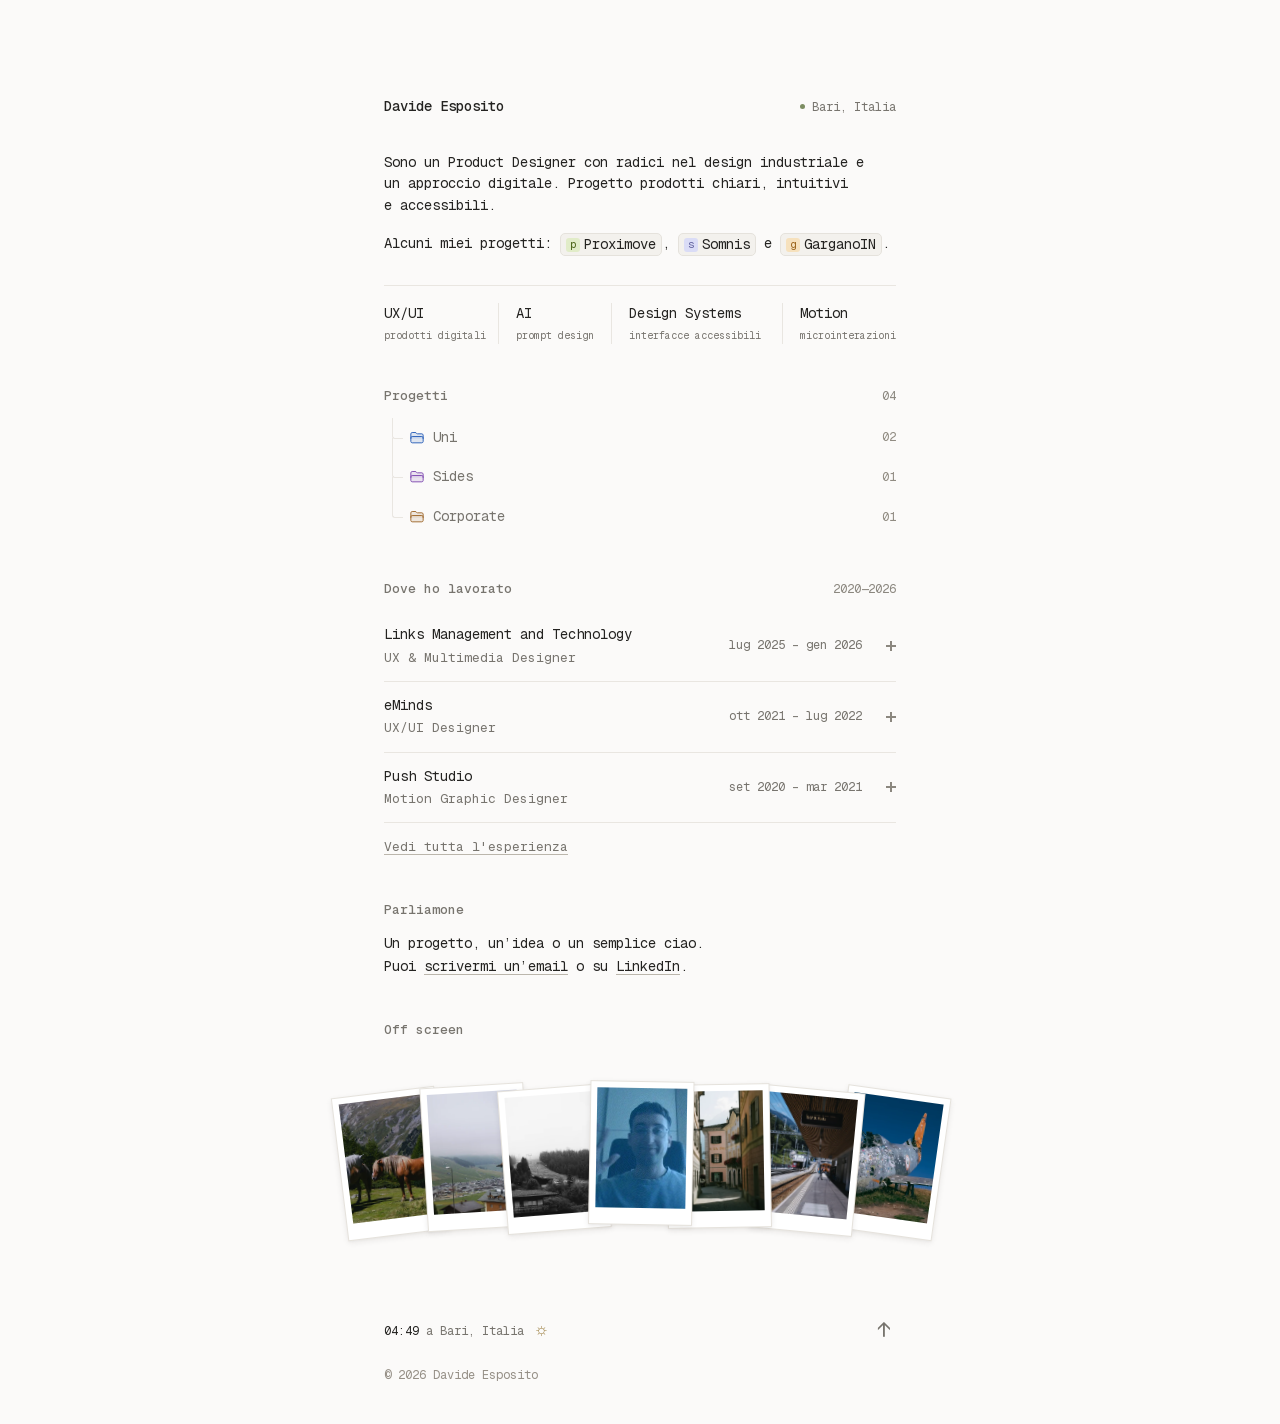
<file: index.html>
<!doctype html>
<html lang="it">
<head>
  <meta charset="utf-8">
  <meta name="viewport" content="width=device-width, initial-scale=1">
  <meta name="description" content="Portfolio di Davide Esposito, Product Designer a Bari. Progetti UX/UI, design systems e motion design: scopri Proximove, Somnis e le mie esperienze.">
  <meta name="theme-color" content="#fbfaf9">
  <title>Davide Esposito — Product Designer</title>
  <link rel="icon" href="assets/favicon.svg" type="image/svg+xml">
  <link rel="preload" href="assets/GeistMono-Latin.woff2" as="font" type="font/woff2" crossorigin>
  <link rel="preload" href="assets/thumbnails/proximove.webp" as="image" type="image/webp">
  <link rel="preload" href="assets/thumbnails/somnis.webp" as="image" type="image/webp">
  <link rel="preload" href="assets/thumbnails/garganoin.webp" as="image" type="image/webp">
  <link rel="preload" href="assets/thumbnails/lunabeigefm.webp" as="image" type="image/webp">
  <link rel="stylesheet" href="styles.css?v=project-return-1">
  <script src="script.js?v=plus-edge-1" defer></script>
  <link rel="canonical" href="https://espdav.github.io/">
  <meta name="author" content="Davide Esposito">
  <meta name="robots" content="index, follow, max-image-preview:large">
  <meta property="og:type" content="website">
  <meta property="og:site_name" content="Davide Esposito — Portfolio">
  <meta property="og:locale" content="it_IT">
  <meta property="og:title" content="Davide Esposito — Product Designer">
  <meta property="og:description" content="Portfolio di Davide Esposito, Product Designer a Bari. Progetti UX/UI, design systems e motion design: scopri Proximove, Somnis e le mie esperienze.">
  <meta property="og:url" content="https://espdav.github.io/">
  <meta property="og:image" content="https://espdav.github.io/assets/social/davide-esposito.jpg">
  <meta property="og:image:secure_url" content="https://espdav.github.io/assets/social/davide-esposito.jpg">
  <meta property="og:image:type" content="image/jpeg">
  <meta property="og:image:width" content="1200">
  <meta property="og:image:height" content="630">
  <meta property="og:image:alt" content="Davide Esposito, Product Designer. UX/UI, Design Systems e Motion. espdav.github.io">
  <meta name="twitter:card" content="summary_large_image">
  <meta name="twitter:title" content="Davide Esposito — Product Designer">
  <meta name="twitter:description" content="Portfolio di Davide Esposito, Product Designer a Bari. Progetti UX/UI, design systems e motion design: scopri Proximove, Somnis e le mie esperienze.">
  <meta name="twitter:image" content="https://espdav.github.io/assets/social/davide-esposito.jpg">
  <meta name="twitter:image:alt" content="Davide Esposito — Product Designer, UX/UI, Design Systems e Motion">
  <script type="application/ld+json">{"@context": "https://schema.org", "@graph": [{"@type": "Person", "@id": "https://espdav.github.io/#davide-esposito", "name": "Davide Esposito", "url": "https://espdav.github.io/", "jobTitle": "Product Designer", "sameAs": ["https://www.linkedin.com/in/espdav/"]}, {"@type": "WebSite", "@id": "https://espdav.github.io/#website", "url": "https://espdav.github.io/", "name": "Davide Esposito — Product Designer", "inLanguage": "it-IT", "description": "Portfolio di Davide Esposito, Product Designer a Bari. Progetti UX/UI, design systems e motion design: scopri Proximove, Somnis e le mie esperienze.", "author": {"@id": "https://espdav.github.io/#davide-esposito"}}]}</script>
</head>
<body>
  <a class="skip" href="#progetti">Vai ai progetti</a>
  <svg class="symbols" xmlns="http://www.w3.org/2000/svg" aria-hidden="true"><defs>
    <symbol id="arrow" viewBox="0 0 16 16"><path d="M4 12 12 4M4 4h8v8"/></symbol>
  </defs></svg>
  <main id="inizio" class="portfolio">
    <header class="intro">
      <div class="identity"><h1>Davide Esposito</h1><span class="location"><span class="dot"></span>Bari, Italia</span></div>
      <p>Sono un Product Designer con radici nel design industriale e un approccio digitale. Progetto prodotti chiari, intuitivi e accessibili.</p>
      <p>Alcuni miei progetti: <a class="chip" href="progetti/proximove" data-preview="assets/thumbnails/proximove.webp"><span class="chip-icon proximove">p</span>Proximove</a>, <a class="chip" href="progetti/somnis" data-preview="assets/thumbnails/somnis.webp"><span class="chip-icon somnis">s</span>Somnis</a> e <a class="chip" href="https://espdav.notion.site/garganoin?source=copy_link" target="_blank" rel="noopener noreferrer" data-preview="assets/thumbnails/garganoin.webp"><span class="chip-icon gargano">g</span>GarganoIN</a>.</p>
      <div class="disciplines" aria-label="Aree di lavoro">
        <div><span>UX/UI</span><small>prodotti digitali</small></div>
        <div><span>AI</span><small>prompt design</small></div>
        <div><span>Design Systems</span><small>interfacce accessibili</small></div>
        <div><span>Motion</span><small>microinterazioni</small></div>
      </div>
    </header>

    <section id="progetti" aria-labelledby="project-heading">
      <div class="section-heading"><h2 id="project-heading">Progetti</h2><span class="aside">04</span></div>
      <div class="tree">
        <details class="folder blue">
          <summary><span class="v2-tree__icon" aria-hidden="true"><svg class="v2-tree__icon-closed" viewBox="0 0 24 24" aria-hidden="true"> <path d="M9.13202 3.75H4.75C3.64543 3.75 2.75 4.64543 2.75 5.75V17.25C2.75 18.3546 3.64543 19.25 4.75 19.25H19.25C20.3546 19.25 21.25 18.3546 21.25 17.25V7.75C21.25 6.64543 20.3546 5.75 19.25 5.75H12.8124C12.2915 5.75 11.7911 5.54674 11.4177 5.18345L10.5267 4.31655C10.1534 3.95326 9.65297 3.75 9.13202 3.75Z" stroke="currentColor" stroke-width="1.5" stroke-linecap="round" stroke-linejoin="round"></path> <path d="M2.75 12.75V11.75C2.75 10.6454 3.64543 9.75 4.75 9.75H19.25C20.3546 9.75 21.25 10.6454 21.25 11.75V12.75" stroke="currentColor" stroke-width="1.5" stroke-linecap="round" stroke-linejoin="round"></path> </svg><svg class="v2-tree__icon-open" viewBox="0 0 24 24" aria-hidden="true"> <path d="M4.75 3.75H8.92963C9.59834 3.75 10.2228 4.0842 10.5937 4.6406L11.7031 6.3047C11.8886 6.5829 12.2008 6.75 12.5352 6.75H18.25C19.3546 6.75 20.25 7.64543 20.25 8.75V10.75H20.6635C21.3311 10.75 21.8113 11.3917 21.6229 12.0322L19.9223 17.8143C19.6719 18.6655 18.8907 19.25 18.0035 19.25H4.32301C3.45426 19.25 2.75 18.5457 2.75 17.677V5.75C2.75 4.64543 3.64543 3.75 4.75 3.75Z" stroke="currentColor" stroke-width="1.5" stroke-linecap="round" stroke-linejoin="round"></path> <path d="M20.2493 10.75H9.49573C8.60851 10.75 7.82734 11.3345 7.577 12.1857L5.83136 18.1208C5.63446 18.7903 5.02007 19.25 4.32227 19.25" stroke="currentColor" stroke-width="1.5" stroke-linecap="round" stroke-linejoin="round"></path> </svg></span><span>Uni</span><span class="count">02</span></summary>
          <div class="children">
            <a class="project-row" href="progetti/proximove" data-preview="assets/thumbnails/proximove.webp"><span class="project-content"><span class="project-title">Proximove</span><span class="project-description">Sport e connessioni, a due passi da te.</span></span><span class="meta">Tesi</span></a>
            <a class="project-row" href="progetti/somnis" data-preview="assets/thumbnails/somnis.webp"><span class="project-content"><span class="project-title">Somnis</span><span class="project-description">Abitudini migliori, un sonno alla volta.</span></span><span class="meta">App mobile</span></a>
          </div>
        </details>
        <details class="folder purple">
          <summary><span class="v2-tree__icon" aria-hidden="true"><svg class="v2-tree__icon-closed" viewBox="0 0 24 24" aria-hidden="true"> <path d="M9.13202 3.75H4.75C3.64543 3.75 2.75 4.64543 2.75 5.75V17.25C2.75 18.3546 3.64543 19.25 4.75 19.25H19.25C20.3546 19.25 21.25 18.3546 21.25 17.25V7.75C21.25 6.64543 20.3546 5.75 19.25 5.75H12.8124C12.2915 5.75 11.7911 5.54674 11.4177 5.18345L10.5267 4.31655C10.1534 3.95326 9.65297 3.75 9.13202 3.75Z" stroke="currentColor" stroke-width="1.5" stroke-linecap="round" stroke-linejoin="round"></path> <path d="M2.75 12.75V11.75C2.75 10.6454 3.64543 9.75 4.75 9.75H19.25C20.3546 9.75 21.25 10.6454 21.25 11.75V12.75" stroke="currentColor" stroke-width="1.5" stroke-linecap="round" stroke-linejoin="round"></path> </svg><svg class="v2-tree__icon-open" viewBox="0 0 24 24" aria-hidden="true"> <path d="M4.75 3.75H8.92963C9.59834 3.75 10.2228 4.0842 10.5937 4.6406L11.7031 6.3047C11.8886 6.5829 12.2008 6.75 12.5352 6.75H18.25C19.3546 6.75 20.25 7.64543 20.25 8.75V10.75H20.6635C21.3311 10.75 21.8113 11.3917 21.6229 12.0322L19.9223 17.8143C19.6719 18.6655 18.8907 19.25 18.0035 19.25H4.32301C3.45426 19.25 2.75 18.5457 2.75 17.677V5.75C2.75 4.64543 3.64543 3.75 4.75 3.75Z" stroke="currentColor" stroke-width="1.5" stroke-linecap="round" stroke-linejoin="round"></path> <path d="M20.2493 10.75H9.49573C8.60851 10.75 7.82734 11.3345 7.577 12.1857L5.83136 18.1208C5.63446 18.7903 5.02007 19.25 4.32227 19.25" stroke="currentColor" stroke-width="1.5" stroke-linecap="round" stroke-linejoin="round"></path> </svg></span><span>Sides</span><span class="count">01</span></summary>
          <div class="children"><a class="project-row" href="https://lunabeigefm.pages.dev/" target="_blank" rel="noopener noreferrer" data-preview="assets/thumbnails/lunabeigefm.webp"><span class="project-content"><span class="project-title">Lunabeige FM <span class="tag" style="--tag-color:#b45309" aria-label="New"><span class="tag__sweep" aria-hidden="true"></span><span class="tag__label">New</span></span></span><span class="project-description">Musica nonstop per creativi a lavoro.</span></span><span class="meta">Web radio</span></a></div>
        </details>
        <details class="folder ochre">
          <summary><span class="v2-tree__icon" aria-hidden="true"><svg class="v2-tree__icon-closed" viewBox="0 0 24 24" aria-hidden="true"> <path d="M9.13202 3.75H4.75C3.64543 3.75 2.75 4.64543 2.75 5.75V17.25C2.75 18.3546 3.64543 19.25 4.75 19.25H19.25C20.3546 19.25 21.25 18.3546 21.25 17.25V7.75C21.25 6.64543 20.3546 5.75 19.25 5.75H12.8124C12.2915 5.75 11.7911 5.54674 11.4177 5.18345L10.5267 4.31655C10.1534 3.95326 9.65297 3.75 9.13202 3.75Z" stroke="currentColor" stroke-width="1.5" stroke-linecap="round" stroke-linejoin="round"></path> <path d="M2.75 12.75V11.75C2.75 10.6454 3.64543 9.75 4.75 9.75H19.25C20.3546 9.75 21.25 10.6454 21.25 11.75V12.75" stroke="currentColor" stroke-width="1.5" stroke-linecap="round" stroke-linejoin="round"></path> </svg><svg class="v2-tree__icon-open" viewBox="0 0 24 24" aria-hidden="true"> <path d="M4.75 3.75H8.92963C9.59834 3.75 10.2228 4.0842 10.5937 4.6406L11.7031 6.3047C11.8886 6.5829 12.2008 6.75 12.5352 6.75H18.25C19.3546 6.75 20.25 7.64543 20.25 8.75V10.75H20.6635C21.3311 10.75 21.8113 11.3917 21.6229 12.0322L19.9223 17.8143C19.6719 18.6655 18.8907 19.25 18.0035 19.25H4.32301C3.45426 19.25 2.75 18.5457 2.75 17.677V5.75C2.75 4.64543 3.64543 3.75 4.75 3.75Z" stroke="currentColor" stroke-width="1.5" stroke-linecap="round" stroke-linejoin="round"></path> <path d="M20.2493 10.75H9.49573C8.60851 10.75 7.82734 11.3345 7.577 12.1857L5.83136 18.1208C5.63446 18.7903 5.02007 19.25 4.32227 19.25" stroke="currentColor" stroke-width="1.5" stroke-linecap="round" stroke-linejoin="round"></path> </svg></span><span>Corporate</span><span class="count">01</span></summary>
          <div class="children"><a class="project-row" href="https://espdav.notion.site/garganoin?source=copy_link" target="_blank" rel="noopener noreferrer" data-preview="assets/thumbnails/garganoin.webp"><span class="project-content"><span class="project-title">GarganoIN</span><span class="project-description">Alloggi, tour ed esperienze nel Gargano.</span></span><span class="meta">Travel</span></a></div>
        </details>
        
      </div>
    </section>

    <section aria-labelledby="experience-heading">
      <div class="section-heading"><h2 id="experience-heading">Dove ho lavorato</h2><span class="aside">2020—2026</span></div>
      <div class="experience-list">
        <details class="experience">
          <summary><span><span class="company">Links Management and Technology</span><span class="role">UX & Multimedia Designer</span></span><span class="period">lug 2025 – gen 2026</span><span class="plus" aria-hidden="true"><svg viewBox="0 0 16 16" focusable="false"><path d="M6 8L16 8M11 3L11 13"/></svg></span></summary>
          <div class="experience-body"><p>Ho supportato il team UX nella progettazione di design system e interfacce per Pubblica Amministrazione, Finanza, Banking ed Energia.</p><p>Flussi utente, componenti e prototipi per piattaforme welfare, prestiti e gestione dei mutui. Ho inoltre contribuito alla ricerca per il sito corporate e alle attività di grafica e motion design.</p></div>
        </details>
        <details class="experience">
          <summary><span><span class="company">eMinds</span><span class="role">UX/UI Designer</span></span><span class="period">ott 2021 – lug 2022</span><span class="plus" aria-hidden="true"><svg viewBox="0 0 16 16" focusable="false"><path d="M6 8L16 8M11 3L11 13"/></svg></span></summary>
          <div class="experience-body"><p>Ho riprogettato e prototipato un itinerary builder per la creazione di tour personalizzati, lavorando su flussi utente e mockup responsivi insieme a CEO e PM.</p><p>Ho contribuito all’ideazione di un assistente email basato su AI e NLP per semplificare le richieste e le prenotazioni di viaggi aziendali.</p></div>
        </details>
        <details class="experience">
          <summary><span><span class="company">Push Studio</span><span class="role">Motion Graphic Designer</span></span><span class="period">set 2020 – mar 2021</span><span class="plus" aria-hidden="true"><svg viewBox="0 0 16 16" focusable="false"><path d="M6 8L16 8M11 3L11 13"/></svg></span></summary>
          <div class="experience-body"><p>Ho realizzato 11 video e 20 motion graphics per campagne pubblicitarie web di 21 aziende e attività commerciali.</p></div>
        </details>
      </div>
      <a class="text-link experience-link" href="https://www.linkedin.com/in/espdav/" target="_blank" rel="noopener noreferrer">Vedi tutta l'esperienza</a>
    </section>


    <section class="connect" aria-labelledby="connect-heading">
      <h2 id="connect-heading">Parliamone</h2>
      <p>Un progetto, un’idea o un semplice ciao.<br>Puoi <a class="text-link" href="mailto:espdavv@gmail.com">scrivermi un’email</a> o su <a class="text-link" href="https://www.linkedin.com/in/espdav/" target="_blank" rel="noopener noreferrer">LinkedIn</a>.</p>
      <button class="copy-email" type="button" hidden data-email="espdavv@gmail.com"> </button>
      <span class="sr-only" id="copy-status" role="status"></span>
    </section>

    <section class="offscreen" aria-labelledby="offscreen-heading">
      <h2 id="offscreen-heading">Off screen</h2>
      <div class="shelf">
        <a draggable="false" class="paper paper-photo" data-full-src="assets/postcards/DSC_0083-large.webp" href="assets/DSC_0083.png" aria-label="Apri foto: Cavalli al pascolo in montagna"><span class="paper-art"><img draggable="false" src="assets/postcards/DSC_0083.webp" width="600" height="600" alt="Cavalli al pascolo in montagna" loading="lazy" decoding="async"></span><span class="photo-label" aria-hidden="true">Cavalli al pascolo in montagna</span></a>
        <a draggable="false" class="paper paper-photo" data-full-src="assets/postcards/DSC_0234-large.webp" href="assets/DSC_0234.png" aria-label="Apri foto: Una valle tra le nuvole"><span class="paper-art"><img draggable="false" src="assets/postcards/DSC_0234.webp" width="600" height="600" alt="Una valle tra le nuvole" loading="lazy" decoding="async"></span><span class="photo-label" aria-hidden="true">Una valle tra le nuvole</span></a>
        <a draggable="false" class="paper paper-photo" data-full-src="assets/postcards/DSC_0235-large.webp" href="assets/DSC_0235.png" aria-label="Apri foto: Il bosco in bianco e nero"><span class="paper-art"><img draggable="false" src="assets/postcards/DSC_0235.webp" width="600" height="600" alt="Il bosco in bianco e nero" loading="lazy" decoding="async"></span><span class="photo-label" aria-hidden="true">Il bosco in bianco e nero</span></a>
        <button class="paper paper-motion" type="button" id="motion-open" aria-label="Apri animazione: Eccomi!" hidden><span class="paper-art motion-art"><img draggable="false" src="assets/motion.gif" width="426" height="240" alt="Animazione presente nel portfolio originale" loading="lazy"></span><span class="photo-label" aria-hidden="true">Eccomi!</span></button>
        <a draggable="false" class="paper paper-photo" data-full-src="assets/postcards/DSC_0304-2-large.webp" href="assets/DSC_0304-2.png" aria-label="Apri foto: Tra le vie di un borgo"><span class="paper-art"><img draggable="false" src="assets/postcards/DSC_0304-2.webp" width="600" height="600" alt="Tra le vie di un borgo" loading="lazy" decoding="async"></span><span class="photo-label" aria-hidden="true">Tra le vie di un borgo</span></a>
        <a draggable="false" class="paper paper-photo" data-full-src="assets/postcards/DSC_0306-large.webp" href="assets/DSC_0306.png" aria-label="Apri foto: In partenza da St. Moritz"><span class="paper-art"><img draggable="false" src="assets/postcards/DSC_0306.webp" width="600" height="600" alt="In partenza da St. Moritz" loading="lazy" decoding="async"></span><span class="photo-label" aria-hidden="true">In partenza da St. Moritz</span></a>
        <a draggable="false" class="paper paper-photo" data-full-src="assets/postcards/DSC_0374-large.webp" href="assets/DSC_0374.png" aria-label="Apri foto: Un aereo sotto il cielo blu"><span class="paper-art"><img draggable="false" src="assets/postcards/DSC_0374.webp" width="600" height="600" alt="Un aereo sotto il cielo blu" loading="lazy" decoding="async"></span><span class="photo-label" aria-hidden="true">Un aereo sotto il cielo blu</span></a>
      </div>
    </section>
    <footer><span><time id="local-time">—:—</time> a Bari, Italia <span class="footer-sun" aria-hidden="true">☼</span></span><a href="#inizio" aria-label="Torna all’inizio">↑</a><span class="copyright">© <span id="year">2026</span> Davide Esposito</span></footer>
  </main>
  <dialog id="motion-dialog" aria-labelledby="motion-title">
    <div class="dialog-top"><h2 id="motion-title">Eccomi!</h2><button type="button" id="motion-close" aria-label="Chiudi immagine"><img src="assets/close_25dp_FFF_FILL0_wght400_GRAD0_opsz24.svg" width="24" height="24" alt="" draggable="false"></button></div>
    <div class="gallery-stage">
      <img draggable="false" id="gallery-image" src="assets/motion.gif" width="426" height="240" alt="Animazione dal portfolio di Davide Esposito">
    </div>
    <div class="gallery-controls">
      <button class="gallery-nav gallery-prev" type="button" aria-label="Immagine precedente" aria-controls="gallery-image"><svg viewBox="0 0 24 24" aria-hidden="true"><path d="m14 6-6 6 6 6"/></svg></button>
      <span class="gallery-position" role="status" aria-live="polite" aria-atomic="true">4 / 7</span>
      <button class="gallery-nav gallery-next" type="button" aria-label="Immagine successiva" aria-controls="gallery-image"><svg viewBox="0 0 24 24" aria-hidden="true"><path d="m10 6 6 6-6 6"/></svg></button>
    </div>
  </dialog>
</body>
</html>
</file>
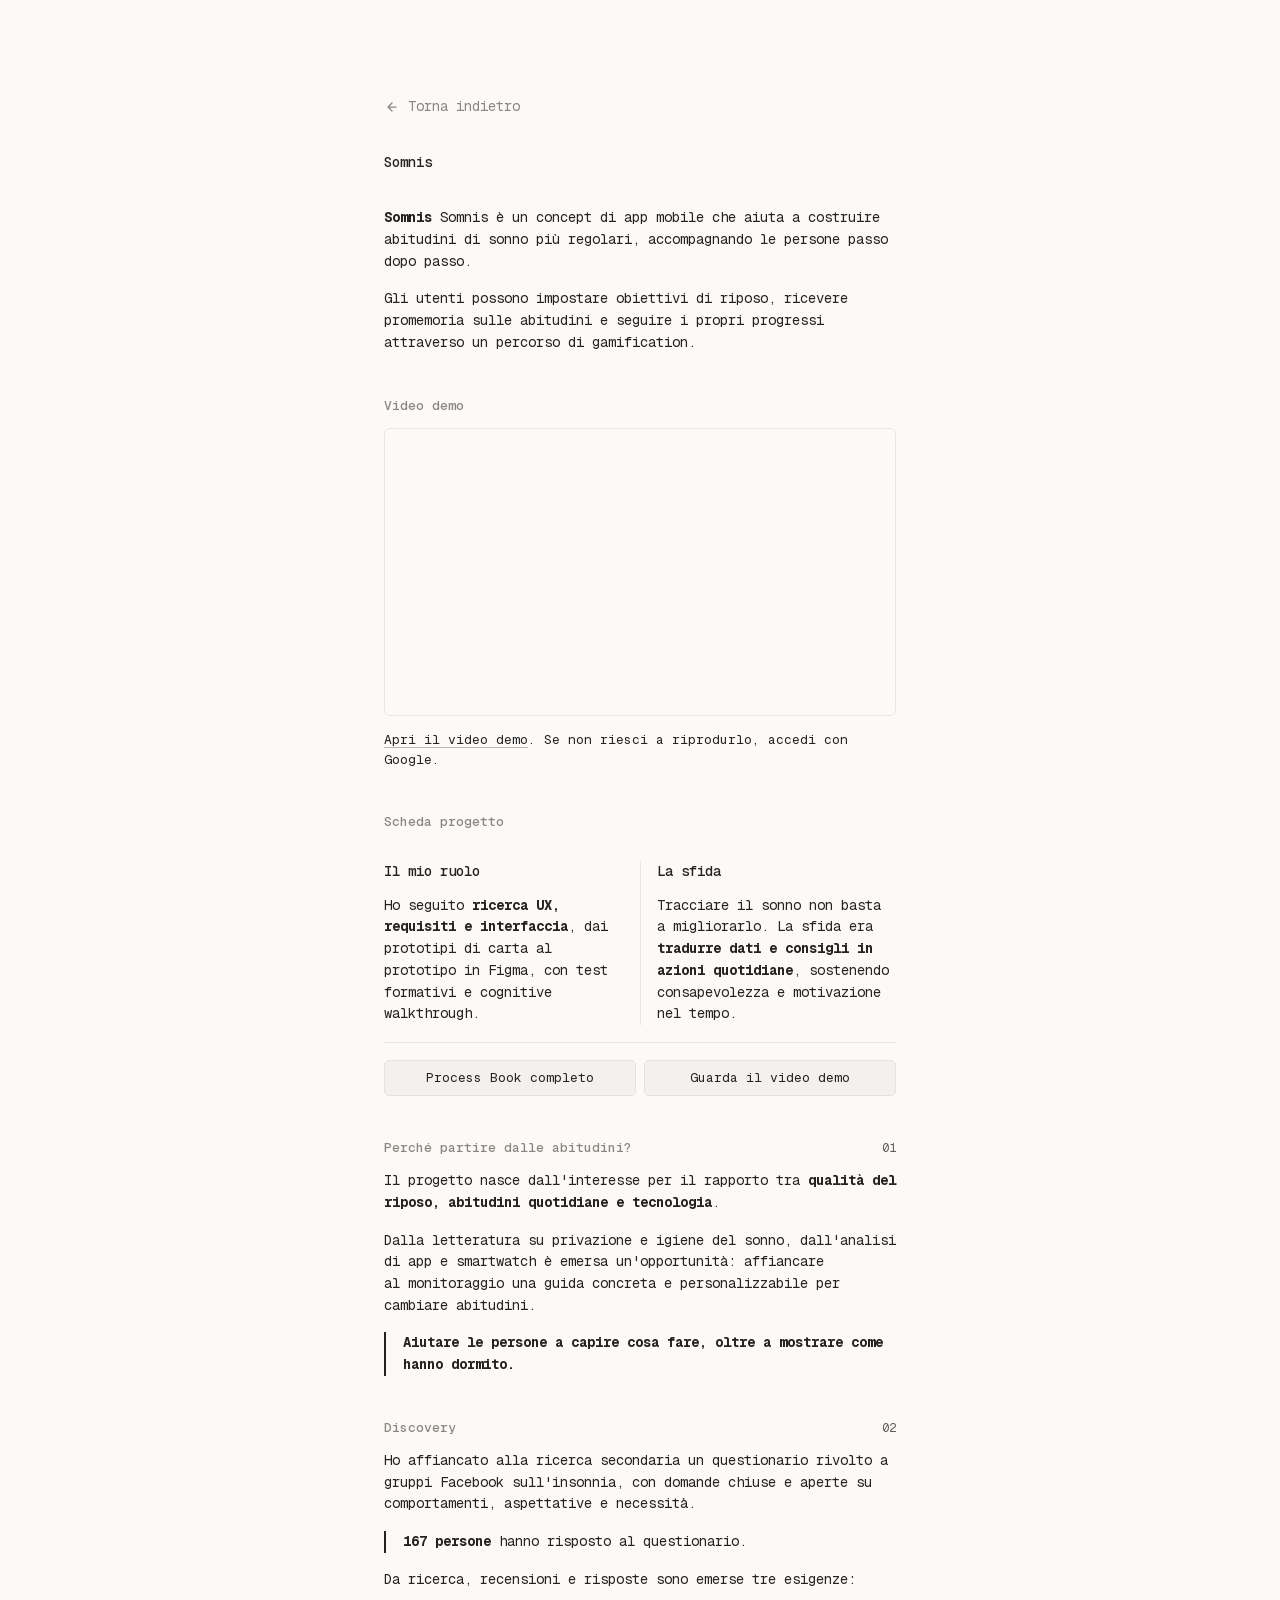
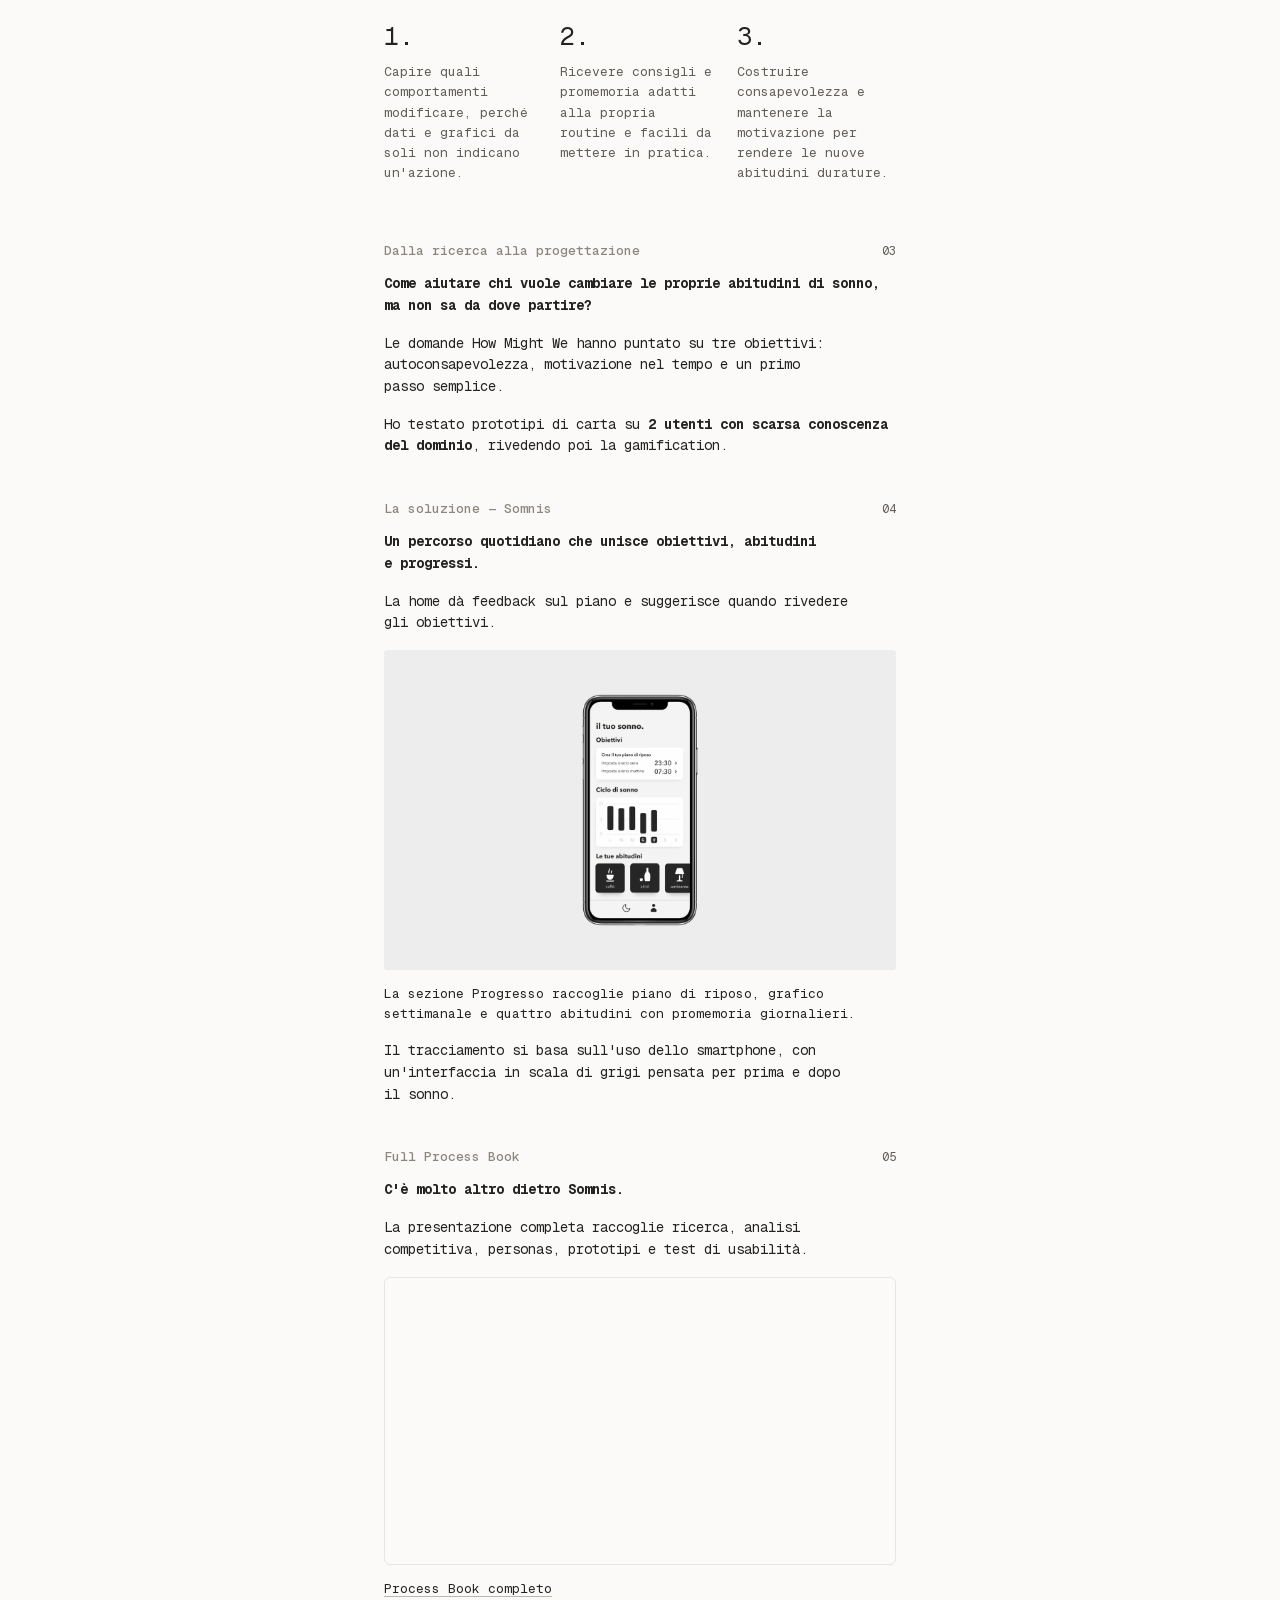
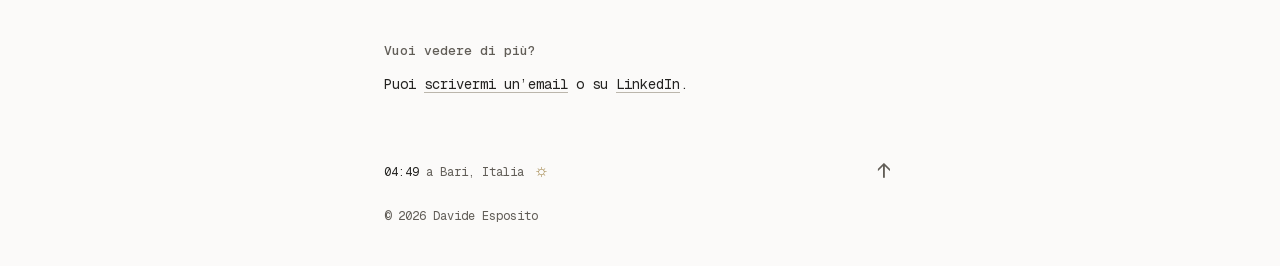
<file: progetti/somnis.html>
<!doctype html>
<html lang="it">
<head>
  <meta charset="utf-8">
  <meta name="viewport" content="width=device-width, initial-scale=1">
  <meta name="description" content="Somnis: ricerca con 167 risposte, prototipazione e gamification per costruire abitudini di sonno più regolari. Un progetto UX di Davide Esposito.">
  <meta name="theme-color" content="#fbfaf9">
  <title>Somnis — Davide Esposito</title>
  <link rel="icon" href="../assets/favicon.svg" type="image/svg+xml">
  <link rel="preload" href="../assets/GeistMono-Latin.woff2" as="font" type="font/woff2" crossorigin>
  <link rel="stylesheet" href="../styles.css?v=project-return-1">
  <script src="../script.js?v=plus-edge-1" defer></script>
  <link rel="canonical" href="https://espdav.github.io/progetti/somnis">
  <meta name="author" content="Davide Esposito">
  <meta name="robots" content="index, follow, max-image-preview:large">
  <meta property="og:type" content="website">
  <meta property="og:site_name" content="Davide Esposito — Portfolio">
  <meta property="og:locale" content="it_IT">
  <meta property="og:title" content="Somnis — Davide Esposito">
  <meta property="og:description" content="Somnis: ricerca con 167 risposte, prototipazione e gamification per costruire abitudini di sonno più regolari. Un progetto UX di Davide Esposito.">
  <meta property="og:url" content="https://espdav.github.io/progetti/somnis">
  <meta property="og:image" content="https://espdav.github.io/assets/social/davide-esposito.jpg">
  <meta property="og:image:secure_url" content="https://espdav.github.io/assets/social/davide-esposito.jpg">
  <meta property="og:image:type" content="image/jpeg">
  <meta property="og:image:width" content="1200">
  <meta property="og:image:height" content="630">
  <meta property="og:image:alt" content="Davide Esposito, Product Designer. UX/UI, Design Systems e Motion. espdav.github.io">
  <meta name="twitter:card" content="summary_large_image">
  <meta name="twitter:title" content="Somnis — Davide Esposito">
  <meta name="twitter:description" content="Somnis: ricerca con 167 risposte, prototipazione e gamification per costruire abitudini di sonno più regolari. Un progetto UX di Davide Esposito.">
  <meta name="twitter:image" content="https://espdav.github.io/assets/social/davide-esposito.jpg">
  <meta name="twitter:image:alt" content="Davide Esposito — Product Designer, UX/UI, Design Systems e Motion">
  <script type="application/ld+json">{"@context": "https://schema.org", "@graph": [{"@type": "Person", "@id": "https://espdav.github.io/#davide-esposito", "name": "Davide Esposito", "url": "https://espdav.github.io/", "jobTitle": "Product Designer", "sameAs": ["https://www.linkedin.com/in/espdav/"]}, {"@type": "CreativeWork", "@id": "https://espdav.github.io/progetti/somnis#project", "url": "https://espdav.github.io/progetti/somnis", "name": "Somnis", "description": "Somnis: ricerca con 167 risposte, prototipazione e gamification per costruire abitudini di sonno più regolari. Un progetto UX di Davide Esposito.", "inLanguage": "it-IT", "author": {"@id": "https://espdav.github.io/#davide-esposito"}, "mainEntityOfPage": "https://espdav.github.io/progetti/somnis"}]}</script>
</head>
<body class="project-page somnis-page">
  <a class="skip" href="#somnis">Vai al progetto</a>
  <main id="inizio" class="portfolio">
    <header class="intro">
      <nav class="identity project-navigation" aria-label="Navigazione portfolio">
        <a class="text-link project-return" href="../"><svg viewBox="0 0 16 16" aria-hidden="true" focusable="false"><path d="M12 8H4m4-4-4 4 4 4"/></svg><span>Torna indietro</span></a>
      </nav>
      <div class="identity"><h1 id="somnis" class="project-heading" tabindex="-1">Somnis</h1></div>
      <p><strong>Somnis</strong> Somnis è un concept di app mobile che aiuta a costruire abitudini di sonno più regolari, accompagnando le persone passo dopo passo.</p>
      <p>Gli utenti possono impostare obiettivi di riposo, ricevere promemoria sulle abitudini e seguire i propri progressi attraverso un percorso di gamification.</p>
    </header>

    <section aria-labelledby="demo-heading">
      <div class="section-heading"><h2 id="demo-heading" class="project-heading">Video demo</h2></div>
      <iframe class="project-embed" src="https://drive.google.com/file/d/1C-8dxxp86jZ2Corw5pC-30Lg__CxuPZ2/preview" title="Video demo di Somnis" aria-label="Video demo di Somnis" width="712" height="400" loading="lazy" allow="fullscreen" allowfullscreen></iframe>
      <p class="project-resource"><a class="text-link" href="https://drive.google.com/file/d/1C-8dxxp86jZ2Corw5pC-30Lg__CxuPZ2/view" target="_blank" rel="noopener noreferrer">Apri il video demo</a>. Se non riesci a riprodurlo, accedi con Google.</p>
    </section>

    <section aria-labelledby="project-sheet-heading">
      <div class="section-heading"><h2 id="project-sheet-heading" class="project-heading">Scheda progetto</h2></div>
      <div class="disciplines project-sheet">
        <div>
          <h3>Il mio ruolo</h3>
          <p>Ho seguito <strong>ricerca UX, requisiti e interfaccia</strong>, dai prototipi di carta al prototipo in Figma, con test formativi e cognitive walkthrough.</p>
        </div>
        <div>
          <h3>La sfida</h3>
          <p>Tracciare il sonno non basta a migliorarlo. La sfida era <strong>tradurre dati e consigli in azioni quotidiane</strong>, sostenendo consapevolezza e motivazione nel tempo.</p>
        </div>
        <div class="project-resources">
          <div class="project-actions">
            <a class="chip" href="https://docs.google.com/presentation/d/15coe4PXOMdqPFskoL4SEWlLpk_lkNnsO_qS3sjXuTu8/edit?usp=sharing" target="_blank" rel="noopener noreferrer">Process Book completo</a>
            <a class="chip" href="#demo-heading">Guarda il video demo</a>
          </div>
        </div>
      </div>
    </section>

    <section class="project-copy" aria-labelledby="habits-heading">
      <div class="section-heading"><h2 id="habits-heading" class="project-heading">Perché partire dalle abitudini?</h2><span class="aside">01</span></div>
      <p>Il progetto nasce dall'interesse per il rapporto tra <strong>qualità del riposo, abitudini quotidiane e tecnologia</strong>.</p>
      <p>Dalla letteratura su privazione e igiene del sonno, dall'analisi di app e smartwatch è emersa un'opportunità: affiancare al monitoraggio una guida concreta e personalizzabile per cambiare abitudini.</p>
      <p class="project-highlight"><strong>Aiutare le persone a capire cosa fare, oltre a mostrare come hanno dormito.</strong></p>
    </section>

    <section class="project-copy" aria-labelledby="discovery-heading">
      <div class="section-heading"><h2 id="discovery-heading" class="project-heading">Discovery</h2><span class="aside">02</span></div>
      <p>Ho affiancato alla ricerca secondaria un questionario rivolto a gruppi Facebook sull'insonnia, con domande chiuse e aperte su comportamenti, aspettative e necessità.</p>
      <p class="project-highlight"><strong>167 persone</strong> hanno risposto al questionario.</p>
      <p>Da ricerca, recensioni e risposte sono emerse tre esigenze:</p>
      <ol class="project-findings">
        <li><span class="project-finding-number" aria-hidden="true">1.</span><p>Capire quali comportamenti modificare, perché dati e grafici da soli non indicano un'azione.</p></li>
        <li><span class="project-finding-number" aria-hidden="true">2.</span><p>Ricevere consigli e promemoria adatti alla propria routine e facili da mettere in pratica.</p></li>
        <li><span class="project-finding-number" aria-hidden="true">3.</span><p>Costruire consapevolezza e mantenere la motivazione per rendere le nuove abitudini durature.</p></li>
      </ol>
    </section>

    <section class="project-copy" aria-labelledby="design-heading">
      <div class="section-heading"><h2 id="design-heading" class="project-heading">Dalla ricerca alla progettazione</h2><span class="aside">03</span></div>
      <p><strong>Come aiutare chi vuole cambiare le proprie abitudini di sonno, ma non sa da dove partire?</strong></p>
      <p>Le domande How Might We hanno puntato su tre obiettivi: autoconsapevolezza, motivazione nel tempo e un primo passo semplice.</p>
      <p>Ho testato prototipi di carta su <strong>2 utenti con scarsa conoscenza del dominio</strong>, rivedendo poi la gamification.</p>
    </section>

    <section class="project-copy" aria-labelledby="solution-heading">
      <div class="section-heading"><h2 id="solution-heading" class="project-heading">La soluzione — Somnis</h2><span class="aside">04</span></div>
      <p><strong>Un percorso quotidiano che unisce obiettivi, abitudini e progressi.</strong></p>
      <p>La home dà feedback sul piano e suggerisce quando rivedere gli obiettivi.</p>
      <img class="project-image" src="../assets/somnis/overview.png" width="1440" height="900" alt="Schermata Progresso di Somnis: obiettivi di riposo, grafico settimanale del sonno e abitudini legate a caffè, alcol e ambiente" loading="lazy" decoding="async">
      <p class="project-resource">La sezione Progresso raccoglie piano di riposo, grafico settimanale e quattro abitudini con promemoria giornalieri.</p>
      <p>Il tracciamento si basa sull'uso dello smartphone, con un'interfaccia in scala di grigi pensata per prima e dopo il sonno.</p>
    </section>

    <section class="project-copy" aria-labelledby="book-heading">
      <div class="section-heading"><h2 id="book-heading" class="project-heading">Full Process Book</h2><span class="aside">05</span></div>
      <p><strong>C'è molto altro dietro Somnis.</strong></p>
      <p>La presentazione completa raccoglie ricerca, analisi competitiva, personas, prototipi e test di usabilità.</p>
      <iframe class="project-embed" src="https://docs.google.com/presentation/d/15coe4PXOMdqPFskoL4SEWlLpk_lkNnsO_qS3sjXuTu8/embed?start=false&amp;loop=false&amp;delayms=3000" title="Full Process Book di Somnis" aria-label="Full Process Book di Somnis su Google Slides" width="712" height="400" loading="lazy" allowfullscreen></iframe>
      <p class="project-resource"><a class="text-link" href="https://docs.google.com/presentation/d/15coe4PXOMdqPFskoL4SEWlLpk_lkNnsO_qS3sjXuTu8/edit?usp=sharing" target="_blank" rel="noopener noreferrer">Process Book completo</a></p>
    </section>

    <section class="connect" aria-labelledby="connect-heading">
      <div class="section-heading"><h2 id="connect-heading">Vuoi vedere di più?</h2></div>
      <p>Puoi <a class="text-link" href="mailto:espdavv@gmail.com">scrivermi un’email</a> o su <a class="text-link" href="https://www.linkedin.com/in/espdav/" target="_blank" rel="noopener noreferrer">LinkedIn</a>.</p>
      <button class="copy-email" type="button" hidden data-email="espdavv@gmail.com"> </button>
      <span class="sr-only" id="copy-status" role="status"></span>
    </section>

    <footer><span><time id="local-time">—:—</time> a Bari, Italia <span class="footer-sun" aria-hidden="true">☼</span></span><a href="#inizio" aria-label="Torna all’inizio">↑</a><span class="copyright">© <span id="year">2026</span> Davide Esposito</span></footer>
  </main>
</body>
</html>
</file>
<file: styles.css>
@font-face{font-family:GeistMono;src:url('assets/GeistMono-Latin.woff2') format('woff2');font-style:normal;font-weight:100 900;font-display:swap}
body{overflow-x:clip}
:root{--paper:#fbfaf9;--ink:#242321;--muted:#77746e;--line:#e9e6e1;--blue:#3568bd;--ease:cubic-bezier(.16,1,.3,1);font-family:GeistMono,ui-monospace,monospace;color:var(--ink);background:var(--paper);font-synthesis:none;scroll-behavior:smooth}
*{box-sizing:border-box}body{margin:0;font-size:14px;line-height:1.55;-webkit-font-smoothing:antialiased}::selection{background:#e4eacd}a{color:inherit;text-decoration:none}button{font:inherit;color:inherit}button,a,summary{-webkit-tap-highlight-color:transparent}button{cursor:pointer}a:focus-visible,button:focus-visible,summary:focus-visible{outline:2px solid var(--blue);outline-offset:5px;border-radius:3px}h1,h2,p{margin:0}h1{font-size:14px;font-weight:500}h2{font-size:13px;font-weight:500;color:var(--muted)}svg{width:16px;height:16px;fill:none;stroke:currentColor;stroke-width:1.25;stroke-linecap:round;stroke-linejoin:round}.symbols{position:absolute;width:0;height:0;overflow:hidden}.portfolio{max-width:560px;padding:96px 24px 40px;margin:0 auto}.portfolio>section{margin-top:42px;scroll-margin-top:32px}.intro,.portfolio>section,footer{animation:arrive .6s var(--ease) backwards}.portfolio>section:nth-of-type(1){animation-delay:70ms}.portfolio>section:nth-of-type(2){animation-delay:130ms}.portfolio>section:nth-of-type(3){animation-delay:190ms}.portfolio>section:nth-of-type(4){animation-delay:250ms}.identity{display:flex;align-items:center;justify-content:space-between;gap:16px;margin-bottom:34px}.location{font-size:12px;color:var(--muted);display:flex;gap:7px;align-items:center}.dot{height:5px;width:5px;border-radius:50%;background:#7c8d62}.intro p{margin-bottom:16px;text-wrap:pretty}.chip{display:inline-flex;align-items:center;gap:4px;background:#f3f1ed;border:1px solid #e5e2dc;border-radius:5px;padding:1px 5px;line-height:1.4;white-space:nowrap;transition:border-color .2s,transform .2s}.chip:hover{border-color:#aaa69e;transform:translateY(-1px)}.chip-icon{height:14px;width:14px;border-radius:3px;font-size:11px;display:inline-grid;place-items:center;line-height:1}.proximove{background:#e1ecc8;color:#4e671b}.gargano{background:#f6e1bd;color:#9c651b}.somnis{background:#dadcf6;color:#6566a1}.disciplines{display:grid;grid-template-columns:1fr 1fr 1.5fr 1fr;border-top:1px solid var(--line);padding-top:17px;margin-top:29px}.disciplines>div{padding-left:17px;border-left:1px solid var(--line)}.disciplines>div:first-child{padding-left:0;border:0}.disciplines span{font-size:14px}.disciplines small{display:block;color:var(--muted);font-size:10px;margin-top:3px}.section-heading{display:flex;align-items:baseline;justify-content:space-between;margin-bottom:12px}.aside{font-size:12px;color:#8b877f}.tree{padding-left:25px}.folder{position:relative;--accent:var(--blue);--guide:#dfe6ed}.folder.ochre{--accent:#a57138;--guide:#e9e0d5}.folder:before,.folder:not(:last-child):after{content:'';position:absolute;left:-17px;border-left:1px solid var(--line)}.folder:before{top:0;height:20px;width:10px;border-bottom:1px solid var(--line);border-bottom-left-radius:3px}.folder:not(:last-child):after{top:20px;bottom:0}summary{list-style:none;cursor:pointer}summary::-webkit-details-marker{display:none}.folder>summary{display:flex;align-items:center;gap:8px;padding:9px 0;color:var(--muted);transition:color .2s}.folder:is([data-expanded="true"],[open]:not([data-expanded="false"]))>summary,.folder>summary:hover{color:var(--accent)}.count{font-size:12px;color:#908b82;margin-left:auto}.children{padding:0 0 9px 25px}.project-row{position:relative;display:flex;align-items:flex-start;justify-content:space-between;gap:10px;padding:8px 0;transition:opacity .2s}.project-row:before,.project-row:not(:last-child):after{position:absolute;content:'';left:-17px;border-left:1px solid var(--guide)}.project-row:before{height:19px;top:0;width:10px;border-bottom:1px solid var(--guide);border-bottom-left-radius:3px}.project-row:not(:last-child):after{top:19px;bottom:0}.project-content{min-width:0}.project-title{display:flex;align-items:center;gap:6px;transition:color .2s}.project-description{display:block;color:var(--muted);font-size:11px;margin-top:3px;line-height:1.5}.meta{color:var(--muted);font-size:10px;white-space:nowrap;padding-top:3px}.meta:before{content:'// ';color:#a59f94}.project-row:hover .project-title{color:var(--accent);transform:translateX(3px)}.experience-list{margin-top:5px}.experience{border-bottom:1px solid var(--line)}.experience summary{display:grid;grid-template-columns:minmax(0,1fr) auto 16px;align-items:center;gap:18px;padding:13px 0}.company{display:block;font-size:14px}.role{display:block;color:var(--muted);font-size:13px;margin-top:2px}.period{font-size:12px;white-space:nowrap;color:var(--muted)}.plus{display:inline-block;width:16px;height:16px;margin-left:0;line-height:0;vertical-align:middle;color:#8b877f}.plus svg{display:block;width:16px;height:16px;stroke-width:2;stroke-linecap:butt;stroke-linejoin:miter}.experience summary:hover .company{color:var(--blue)}.experience-body{padding:1px 20px 14px 0;font-size:14px;color:#615d57}.experience-body p{margin:0 0 10px}.text-link{text-decoration:underline;text-decoration-color:#bbb6ac;text-underline-offset:3px;text-decoration-thickness:1px;transition:color .2s}.text-link:hover{color:var(--blue);text-decoration-color:var(--blue)}.experience-link{display:inline-block;margin-top:14px;font-size:13px;color:var(--muted)}.certification{margin-top:15px;font-size:12px}.certification small{display:block;color:var(--muted);font-size:10px;margin-top:3px}.muted{color:var(--muted)}.connect p{margin-top:12px;line-height:1.65}.copy-email{display:inline-flex;align-items:center;gap:6px;padding:0;border:0;background:none;font-size:10px;color:var(--muted);margin-top:13px}.copy-email:hover{color:var(--ink)}.copy-email svg{width:12px;height:12px}.copy-email[hidden],.paper[hidden]{display:none}.offscreen>p{font-size:11px;margin-top:8px}.shelf{display:flex;justify-content:center;padding:28px 8px 7px;gap:0}.paper{position:relative;display:block;width:154px;flex:0 1 154px;padding:6px 6px 8px;border:1px solid #e5e2dc;background:#fff;box-shadow:0 2px 6px #28201813,0 1px 2px #2820180a;transform:rotate(var(--rotate));transition:transform .35s var(--ease),box-shadow .35s var(--ease);text-align:left}.paper+.paper{margin-left:-12px}.paper-motion{--rotate:9deg;z-index:1}.paper:hover,.paper:focus-visible{transform:translateY(-10px) rotate(0);box-shadow:0 8px 20px #2820181a;z-index:4}.paper-art{display:block;position:relative;width:100%;height:140px;overflow:hidden}.paper-caption{display:block;text-align:center;font-size:9px;margin-top:8px;color:#706a60;white-space:nowrap}.motion-art{background:#efeaf1}.motion-art img{width:100%;height:100%;object-fit:cover}footer{margin-top:51px;color:var(--muted);font-size:12px;display:flex;justify-content:space-between;flex-wrap:wrap;gap:14px;align-items:center}footer time{color:var(--ink);font-variant-numeric:tabular-nums}footer>a{padding:6px;font-size:22px}.footer-sun{color:#aa915c;margin-left:5px;font-size:18px}.copyright{width:100%;font-size:12px;color:#969087}dialog{width:min(520px,calc(100% - 32px));padding:18px;border:1px solid var(--line);background:var(--paper);border-radius:6px;box-shadow:0 20px 80px #0002}dialog::backdrop{background:#24232166;backdrop-filter:blur(5px)}.dialog-top{display:flex;justify-content:space-between;align-items:center;margin-bottom:14px}.dialog-top button{border:0;background:none;font-size:25px;line-height:1;padding:6px}dialog img{display:block;width:100%;height:auto;border-radius:3px}.skip{position:fixed;top:12px;left:12px;padding:10px;background:var(--paper);z-index:10;transform:translateY(-200%)}.skip:focus{transform:translateY(0)}.sr-only{position:absolute;width:1px;height:1px;padding:0;margin:-1px;overflow:hidden;clip:rect(0,0,0,0);white-space:nowrap;border:0}
@keyframes arrive{from{opacity:0;transform:translateY(6px)}to{opacity:1;transform:none}}

@media(max-width:540px){.portfolio{padding-top:48px}.identity{margin-bottom:28px}.disciplines>div{padding-left:11px}.meta{display:none}.experience summary{gap:10px}.paper-art{height:125px}.portfolio>section{margin-top:35px}}
@media(max-width:360px){.portfolio{padding-inline:20px}.identity{gap:8px}.disciplines{grid-template-columns:1fr 1.25fr 1fr}.disciplines>div{padding-left:8px}.paper-art{height:112px}}
@media(prefers-reduced-motion:reduce){:root{scroll-behavior:auto}*,*::before,*::after{animation:none!important;transition:none!important}.paper:hover{transform:rotate(0)}}

/* Folder shapes and transition timings from the saved Daniel White reference. */
.folder.purple{--accent:#8654b5;--guide:#e6dced}
.v2-tree__icon{position:relative;flex:none;width:16px;height:16px;color:var(--accent)}
.v2-tree__icon svg{position:absolute;inset:0;width:100%;height:100%;fill:currentColor;fill-opacity:.14;transition:fill-opacity .24s cubic-bezier(.23,1,.32,1)}
.folder:is([data-expanded="true"],[open]:not([data-expanded="false"])) .v2-tree__icon svg,.folder>summary:hover .v2-tree__icon svg{fill-opacity:.24}
.v2-tree__icon-open,.folder:is([data-expanded="true"],[open]:not([data-expanded="false"])) .v2-tree__icon-closed{opacity:0}
.folder:is([data-expanded="true"],[open]:not([data-expanded="false"])) .v2-tree__icon-open{opacity:1;transform:none}
/* Height is animated in JavaScript; native details remain usable without it. */
.experience.is-animating{overflow:hidden}
/* Keep the outer tree connectors visible while clipping sliding content vertically. */
.folder.is-animating{clip-path:inset(0 -25px)}

/* A shallow, slightly irregular fan extending beyond the text column. */
.shelf{width:calc(100% + 112px);margin-left:-56px;padding:42px 0 28px}
.shelf .paper{will-change:transform;flex:0 0 104px;width:104px;padding:6px 6px 16px;transform:translateY(var(--lift)) rotate(var(--rotate));transform-origin:bottom center;z-index:var(--layer)}
.shelf .paper:nth-child(1){--rotate:-7deg;--lift:8px;--layer:1}
.shelf .paper:nth-child(2){--rotate:-3.5deg;--lift:2px;--layer:2}
.shelf .paper:nth-child(3){--rotate:-4.5deg;--lift:4px;--layer:3}
.shelf .paper:nth-child(4){--rotate:1deg;--lift:-2px;--layer:4}
.shelf .paper:nth-child(5){--rotate:-1deg;--lift:1px;--layer:3}
.shelf .paper:nth-child(6){--rotate:5.5deg;--lift:5px;--layer:2}
.shelf .paper:nth-child(7){--rotate:8deg;--lift:7px;--layer:1}
.shelf .paper+.paper{margin-left:-24px}
.shelf .paper-art{height:120px;background:#edeae5}
.shelf .paper-art img{display:block;width:100%;height:100%;object-fit:cover}
.shelf .paper:focus-visible{z-index:20}
.shelf .paper:hover{transform:translateY(-14px) rotate(0);z-index:30}
.photo-label{position:absolute;bottom:calc(100% + 10px);left:50%;transform:translate(-50%,4px);padding:5px 8px;border:1px solid var(--line);border-radius:6px;background:var(--paper);box-shadow:0 2px 6px #28201813;font-size:10px;white-space:nowrap;opacity:0;pointer-events:none;transition:opacity .2s,transform .25s var(--ease)}
.paper:hover .photo-label,.paper:focus-visible .photo-label{opacity:1;transform:translate(-50%,0)}
.typewriter-word{white-space:nowrap}
.paper:is(:hover,:focus-visible) .typewriter-char,dialog[open] .typewriter-char{animation:type-character 1ms steps(1,end) calc(var(--char-index) * 28ms) both}
@keyframes type-character{from{visibility:hidden}to{visibility:visible}}
#motion-dialog{max-height:calc(100svh - 32px);overflow:auto}
#motion-dialog .dialog-top{gap:16px;align-items:flex-start}
#motion-dialog .dialog-top h2{padding-top:6px;line-height:1.5}
/* The SVG has 5px of internal whitespace on the right: compensate optically. */
#motion-close{flex:none;display:grid;place-items:center;padding:6px 0;margin-right:-5px}
#motion-close img{width:24px;height:24px;filter:brightness(0);border-radius:0;pointer-events:none;user-select:none;-webkit-user-drag:none}
.gallery-stage{position:relative;height:min(62svh,560px);overflow:hidden;border-radius:3px;background:#f2f0ec}
.gallery-stage>img{display:block;width:100%;height:100%;object-fit:contain}
.gallery-stage>.gallery-outgoing{position:absolute;inset:0;pointer-events:none}
.gallery-controls{display:grid;grid-template-columns:40px 1fr 40px;align-items:center;padding:8px 8px 0;gap:12px;user-select:none;-webkit-user-select:none}
.gallery-nav{display:grid;place-items:center;width:40px;height:36px;padding:0;border:0;background:transparent;color:var(--muted);transition:color .2s,transform .2s var(--ease)}
.gallery-nav svg{width:16px;height:16px;stroke-width:1.5}
.gallery-nav:hover{color:var(--ink)}
.gallery-prev:hover{transform:translateX(-2px)}
.gallery-next:hover{transform:translateX(2px)}
.gallery-nav:active{transform:scale(.9)}
.gallery-nav:focus-visible{outline-offset:1px;border-radius:3px}
.gallery-position{text-align:center;color:var(--muted);font-size:11px;font-variant-numeric:tabular-nums}
.paper,.paper *,.gallery-stage,.gallery-stage *,.folder>summary,.folder>summary *{-webkit-user-select:none;user-select:none}
.paper,.paper img,.gallery-stage img{-webkit-user-drag:none}
.paper img,.gallery-stage img{pointer-events:none}
.project-title:has(.tag){gap:0}
.experience summary>span:first-child{min-width:0}
.experience .period{flex:none}
@media(max-width:700px){
  .shelf{width:calc(100% + 32px);margin-left:-16px}
  .shelf .paper{flex-basis:96px;width:96px}
  .shelf .paper+.paper{margin-left:-31px}
  .paper:first-child .photo-label{left:0;transform:translateY(4px)}
  .paper:first-child:hover .photo-label,.paper:first-child:focus-visible .photo-label{transform:translateY(0)}
  .paper:last-child .photo-label{left:auto;right:6px;transform:translateY(4px)}
  .paper:last-child:hover .photo-label,.paper:last-child:focus-visible .photo-label{transform:translateY(0)}
}
@media(max-width:540px){
  .shelf .paper{flex-basis:78px;width:78px;padding:5px 5px 12px}
  .shelf .paper+.paper{margin-left:-35px}
  .shelf .paper-art{height:90px}
  .photo-label{max-width:155px;white-space:normal;text-align:center;line-height:1.3}
  .paper:first-child .photo-label{left:0;transform:translateY(4px)}
  .paper:first-child:hover .photo-label,.paper:first-child:focus-visible .photo-label{transform:translateY(0)}
  .paper:last-child .photo-label{left:auto;right:6px;transform:translateY(4px)}
  .paper:last-child:hover .photo-label,.paper:last-child:focus-visible .photo-label{transform:translateY(0)}
}
@media(max-width:400px){.shelf .paper+.paper{margin-left:-38px}}
@media(max-width:360px){
  .shelf .paper{flex-basis:72px;width:72px}
  .shelf .paper+.paper{margin-left:-37px}
  .shelf .paper-art{height:80px}
}
@media(prefers-reduced-motion:reduce){.shelf .paper:hover,.shelf .paper:focus-visible{transform:rotate(0)}}

/* Original New badge from the saved Daniel White reference. */
.tag{--tag-radius: .3em;position:relative;display:inline-flex;align-items:center;margin-left:.5rem;padding:.08em .4em .1em;color:var(--tag-color);font-size:.765625rem;font-weight:560;letter-spacing:.01em;vertical-align:middle;border-radius:var(--tag-radius);background:transparent}.tag__sweep{position:absolute;inset:0;background:color-mix(in srgb,var(--tag-color) 16%,transparent);border-radius:inherit;transform:scaleX(0);transform-origin:left center;animation:tagSweep .42s cubic-bezier(.16,1,.3,1) .6s forwards}@keyframes tagSweep{to{transform:scaleX(1)}}.tag__label{position:relative;z-index:1;opacity:0;animation:tagLabel .3s ease-out .7s forwards}@keyframes tagLabel{to{opacity:1}}.tag__dot{position:relative;z-index:1;width:.4em;height:.4em;margin-right:.32em;border-radius:50%;background:currentColor;opacity:0;animation:tagLabel .3s ease-out .7s forwards,tagPulse 1.8s ease-out 1.1s infinite}@keyframes tagPulse{0%{box-shadow:0 0 color-mix(in srgb,var(--tag-color) 45%,transparent)}70%{box-shadow:0 0 0 .35em color-mix(in srgb,var(--tag-color) 0%,transparent)}to{box-shadow:0 0 color-mix(in srgb,var(--tag-color) 0%,transparent)}}@media(prefers-reduced-motion:reduce){.tag__sweep{animation:none;transform:scaleX(1)}.tag__label,.tag__dot{animation:none;opacity:1}}
/* Project page — existing type, spacing, borders and breakpoints; only the requested accent is new. */
.project-page{--project-accent:#ff3737;--accent:var(--ink);--guide:var(--line);--muted:#615d57}
.project-page.somnis-page{--project-accent:var(--ink)}
.project-page .identity{flex-wrap:wrap}
.project-navigation .project-return{display:inline-flex;align-items:center;gap:8px;color:#8b877f;text-decoration:none;transition:color .35s var(--ease)}
.project-return svg{flex:none;transition:transform .35s var(--ease)}
.project-navigation .project-return:is(:hover,:focus-visible){color:var(--ink);text-decoration:none}
.project-return:is(:hover,:focus-visible) svg{transform:translateX(-3px)}
@media(prefers-reduced-motion:reduce){.project-return:is(:hover,:focus-visible) svg{transform:none}}
.project-page .section-heading{gap:12px}
.project-page .project-heading{color:var(--project-accent)}
.project-page.somnis-page .section-heading .project-heading{color:#8b877f}
.project-page .aside,.project-page .copyright,.project-page .meta:before{color:var(--muted)}
.project-page .project-copy p{margin-bottom:16px;text-wrap:pretty}
.project-page .project-highlight{border-left:2px solid var(--project-accent);padding-left:17px}
.project-page .project-sheet{grid-template-columns:1fr;gap:17px;border-top:0;padding-top:0}
.project-page .project-sheet>div{min-width:0;padding-left:0;border-left:0}
.project-page .project-sheet h3{font-size:14px;font-weight:500;line-height:inherit;margin:0 0 12px}
.project-page .project-sheet p{margin-bottom:16px;text-wrap:pretty}
.project-page .project-sheet p:last-child{margin-bottom:0}
.project-page .project-resources{grid-column:1 / -1;border-top:1px solid var(--line);padding-top:17px}
.project-page .project-embed{display:block;width:100%;height:auto;aspect-ratio:16 / 9;border:1px solid var(--line);border-radius:6px;background:var(--paper)}
.project-page .project-image{display:block;width:100%;height:auto;border-radius:3px}
.project-page .project-resource{margin-top:14px;font-size:13px}
.project-page .project-findings{display:grid;grid-template-columns:1fr;gap:17px;list-style:none;padding:0;margin:29px 0}
.project-page .project-findings li{min-width:0}
.project-page .project-finding-number{display:block;font-size:25px;line-height:1.4;color:var(--project-accent);margin-bottom:8px}
.project-page .project-findings p{font-size:13px;color:var(--muted)}
.project-page .project-solution{display:grid;grid-template-columns:1fr;gap:18px;align-items:center}
.project-page .project-actions{display:grid;grid-template-columns:minmax(0,1fr) minmax(0,1fr);gap:8px}
.project-page .project-actions .chip{justify-content:center;text-align:center;white-space:normal;padding:8px 12px;font-size:13px}
.project-page .project-back{margin-top:42px}
@media(max-width:540px){.project-page .project-back{margin-top:35px}}
@media(min-width:541px){
  .project-page .project-sheet{grid-template-columns:1fr 1fr;column-gap:0}
  .project-page .project-sheet>div:first-child{padding-right:17px}
  .project-page .project-sheet>div:nth-child(2){position:relative;padding-left:17px}
  .project-page .project-sheet>div:nth-child(2)::before{content:"";position:absolute;left:-.5px;top:0;bottom:0;width:1px;background:var(--line)}
  .project-page .project-findings{grid-template-columns:1fr 1fr 1fr}
  .project-page .project-solution{grid-template-columns:1fr 1.5fr}
}

/* Shared motion — slower settling, with the existing ease and reduced-motion opt-out. */
@media(prefers-reduced-motion:no-preference){
  .chip{transition:border-color .35s var(--ease),transform .5s var(--ease)}
  .folder>summary,.text-link{transition:color .35s var(--ease),text-decoration-color .35s var(--ease)}
  .project-title{transition:transform .5s var(--ease),color .35s var(--ease)}
  .v2-tree__icon svg{transition:fill-opacity .35s var(--ease)}
  .gallery-nav{transition:color .35s var(--ease),transform .35s var(--ease)}
}
@media(max-width:700px) and (pointer:coarse){.gallery-stage{touch-action:pan-y pinch-zoom}}

/* Homepage project previews. Actual available space is measured against .portfolio. */
.project-preview{position:fixed;top:0;left:0;width:240px;aspect-ratio:8 / 5;z-index:10;pointer-events:none;opacity:0;transform:translateY(var(--preview-entry,16px));transition:opacity .5s var(--ease),transform .6s var(--ease),top .6s var(--ease);border:1px solid var(--line);border-radius:6px;background:var(--paper);box-shadow:0 2px 6px #28201813,0 1px 2px #2820180a;overflow:hidden}
.project-preview[data-visible=true]{opacity:1;transform:none}
.project-preview[hidden]{display:none}
.project-preview img{position:absolute;inset:0;width:100%;height:100%;object-fit:cover;user-select:none;-webkit-user-drag:none}
/* Smaller previews fit beside the 560px column, with a 24px gap and edge margin. */
@media(width < 1366px){.project-preview{width:clamp(160px,calc((100vw - 560px) / 2 - 48px),200px)}}
@media(hover:none),(pointer:coarse),(prefers-reduced-motion:reduce){.project-preview{display:none}}

/* No opacity interpolation before the character-by-character reveal. */
.shelf .photo-label{display:none;opacity:1;transition:none}
.shelf .paper:is(:hover,:focus-visible) .photo-label{display:block}
@media(prefers-reduced-motion:reduce){.shelf .paper{will-change:auto}}

/* Homepage project categories follow the folder accent, including the // prefix. */
#progetti .project-row:is(:hover,:focus-visible) .meta,
#progetti .project-row:is(:hover,:focus-visible) .meta::before{color:var(--accent)}
@media(prefers-reduced-motion:no-preference){
  #progetti .meta,#progetti .meta::before{transition:color .35s var(--ease)}
}

/* Mobile keeps the desktop type scale and places dates beneath each role. */
@media(max-width:540px){
  .intro>.disciplines{grid-template-columns:1fr;gap:12px}
  .intro>.disciplines>div{display:flex;align-items:baseline;justify-content:space-between;gap:12px;padding:0;border:0}
  .intro>.disciplines small{margin-top:0;text-align:right}
  .experience summary{grid-template-columns:minmax(0,1fr) 16px;column-gap:18px;row-gap:3px}
  .experience summary>span:first-child{grid-column:1;grid-row:1}
  .experience .period{grid-column:1;grid-row:2;white-space:normal}
  .experience .plus{grid-column:2;grid-row:1 / 3;justify-self:end;margin:0}
}
</file>
